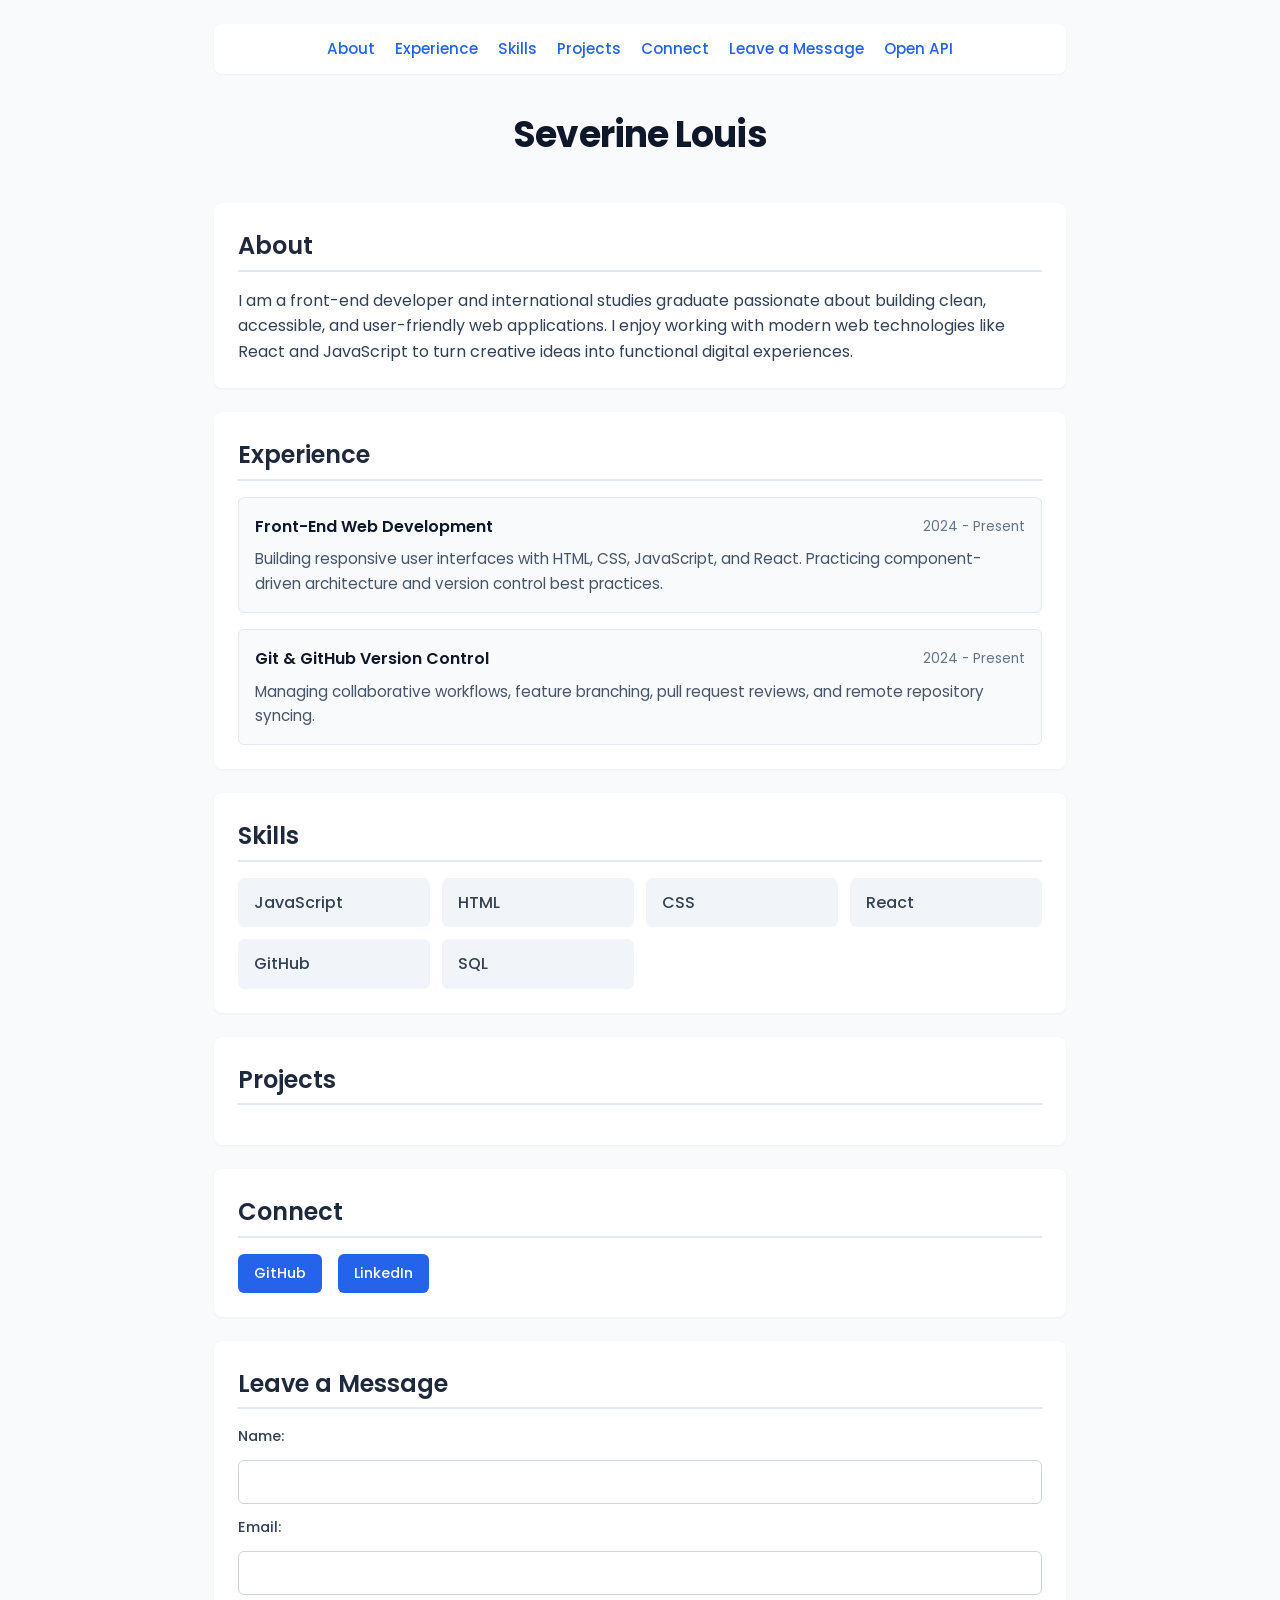
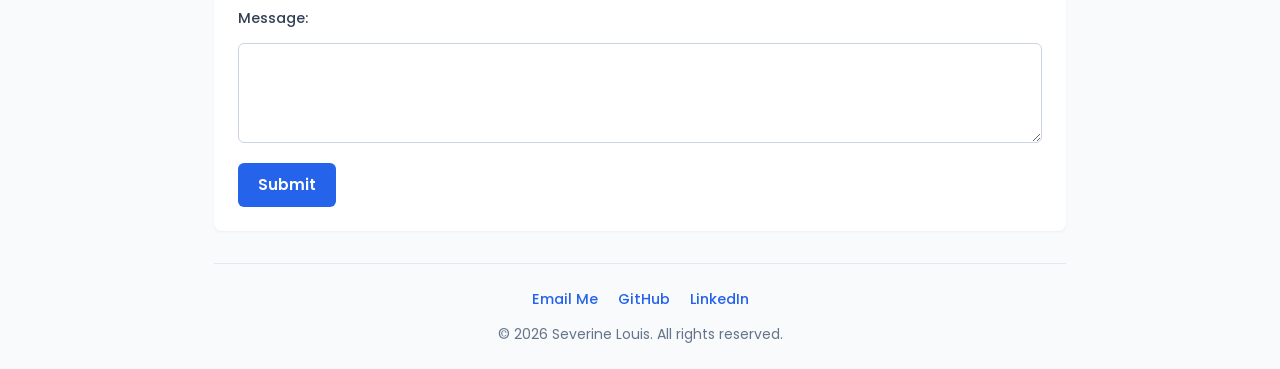
<file: index.html>
<!doctype html>
<html lang="en">
  <head>
    <meta charset="UTF-8" />
    <meta name="viewport" content="width=device-width, initial-scale=1.0" />
    <meta
      name="description"
      content="Personal portfolio showcasing about me, coding experience, and connection links."
    />
    <meta
      name="keywords"
      content="Portfolio, Front-End Developer, JavaScript, Web Development"
    />
    <title>Severine's Portfolio</title>

    <link rel="preconnect" href="https://fonts.googleapis.com" />
    <link rel="preconnect" href="https://fonts.gstatic.com" crossorigin />
    <link
      href="https://fonts.googleapis.com/css2?family=Poppins:ital,wght@0,300;0,400;0,500;0,600;0,700;1,400&display=swap"
      rel="stylesheet"
    />

    <link rel="stylesheet" href="css/index.css" />
  </head>
  <body>
    <header class="main-header">
      <nav class="navbar">
        <ul class="nav-links">
          <li><a href="#About">About</a></li>
          <li><a href="#Experience">Experience</a></li>
          <li><a href="#Skills">Skills</a></li>
          <li><a href="#Projects">Projects</a></li>
          <li><a href="#Connect">Connect</a></li>
          <li><a href="#Leave-a-Message">Leave a Message</a></li>
          <li><a href="openapi.html">Open API</a></li>
        </ul>
      </nav>
    </header>

    <div class="hero-header">
      <h1>Severine Louis</h1>
    </div>

    <section id="About">
      <h2>About</h2>
      <p class="main-text">
        I am a front-end developer and international studies graduate passionate
        about building clean, accessible, and user-friendly web applications. I
        enjoy working with modern web technologies like React and JavaScript to
        turn creative ideas into functional digital experiences.
      </p>
    </section>

    <section id="Experience">
      <h2>Experience</h2>
      <ul class="experience-list">
        <li class="experience-card">
          <div class="job-header">
            <span class="job-title">Front-End Web Development</span>
            <span class="job-dates">2024 - Present</span>
          </div>
          <p class="job-description">
            Building responsive user interfaces with HTML, CSS, JavaScript, and
            React. Practicing component-driven architecture and version control
            best practices.
          </p>
        </li>
        <li class="experience-card">
          <div class="job-header">
            <span class="job-title">Git & GitHub Version Control</span>
            <span class="job-dates">2024 - Present</span>
          </div>
          <p class="job-description">
            Managing collaborative workflows, feature branching, pull request
            reviews, and remote repository syncing.
          </p>
        </li>
      </ul>
    </section>

    <section id="Skills">
      <h2>Skills</h2>
      <ul></ul>
    </section>

    <section id="Projects">
      <h2>Projects</h2>
      <ul></ul>
    </section>

    <section id="Connect">
      <h2>Connect</h2>
      <ul class="connect-list">
        <li>
          <a href="https://github.com/Slouis07" target="_blank" rel="noopener noreferrer"
            >GitHub</a
          >
        </li>
        <li>
          <a
            href="https://linkedin.com"
            target="_blank"
            rel="noopener noreferrer"
            >LinkedIn</a
          >
        </li>
      </ul>
    </section>

    <section id="messages" style="display: none;">
      <h2>Messages</h2>
      <ul></ul>
    </section>

    <section id="Leave-a-Message">
      <h2>Leave a Message</h2>
      <form name="leave_message">
        <label for="usersName">Name:</label>
        <input type="text" id="usersName" name="usersName" required />

        <label for="usersEmail">Email:</label>
        <input type="email" id="usersEmail" name="usersEmail" required />

        <label for="usersMessage">Message:</label>
        <textarea id="usersMessage" name="usersMessage" required></textarea>

        <button type="submit">Submit</button>
      </form>
    </section>

    <footer>
      <ul class="footer-links">
        <li><a href="mailto:severinelouiscontact@gmail.com">Email Me</a></li>
        <li><a href="https://github.com/Slouis07" target="_blank" rel="noopener noreferrer">GitHub</a></li>
        <li><a href="http://www.linkedin.com/in/severine-louis-" target="_blank" rel="noopener noreferrer">LinkedIn</a></li>
      </ul>
    </footer>
    <script src="js/index.js"></script>
  </body>
</html>
</file>
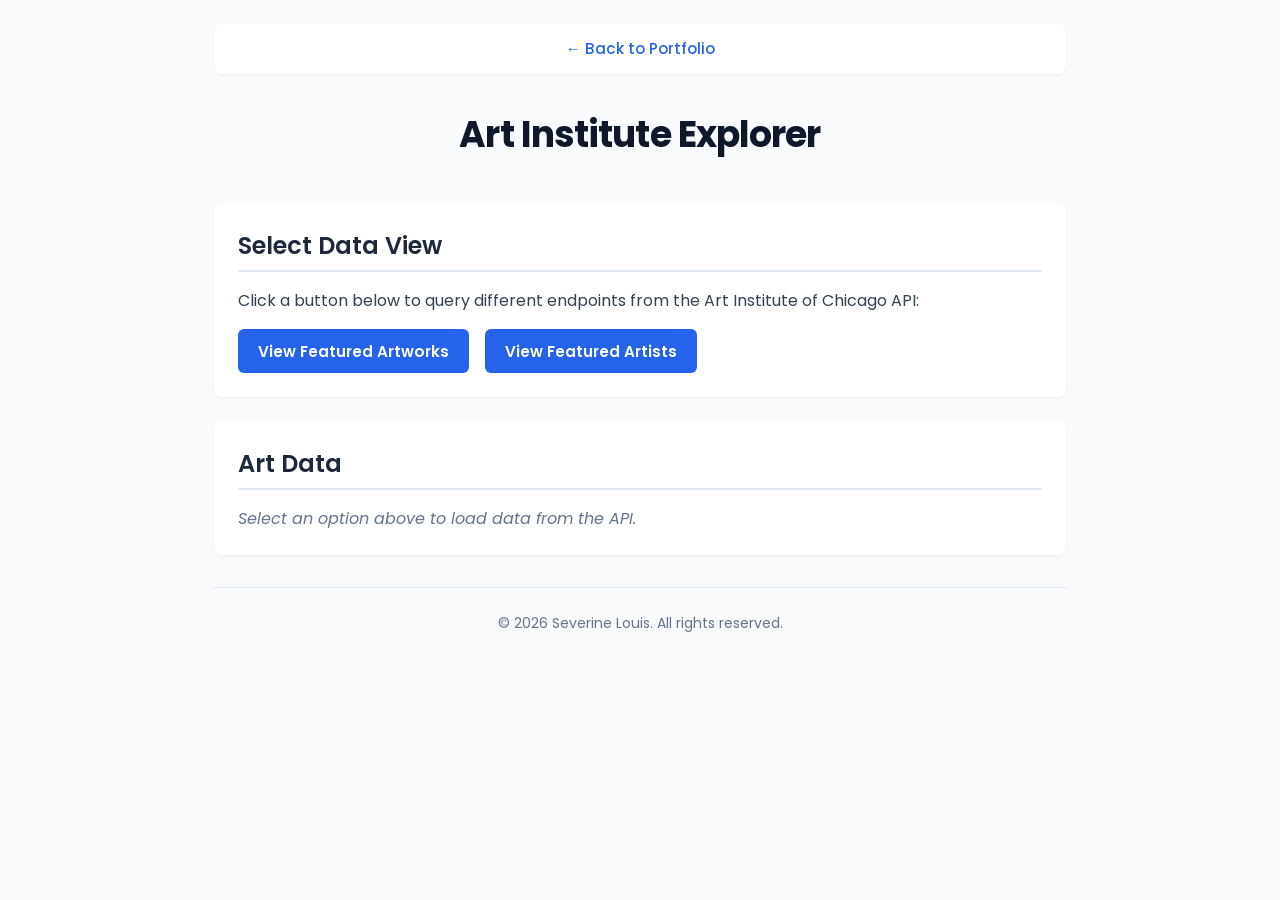
<file: openai.html>
<!doctype html>
<html lang="en">
  <head>
    <meta charset="UTF-8" />
    <meta name="viewport" content="width=device-width, initial-scale=1.0" />
    <meta
      name="description"
      content="Explore artwork and artist data from the Art Institute of Chicago API."
    />
    <title>Art Institute Explorer | Open API</title>

    <link rel="preconnect" href="https://fonts.googleapis.com" />
    <link rel="preconnect" href="https://fonts.gstatic.com" crossorigin />
    <link
      href="https://fonts.googleapis.com/css2?family=Poppins:ital,wght@0,300;0,400;0,500;0,600;0,700;1,400&display=swap"
      rel="stylesheet"
    />

    <link rel="stylesheet" href="css/index.css" />
  </head>
  <body>
    <header class="main-header">
      <nav class="navbar">
        <ul class="nav-links">
          <li><a href="index.html">← Back to Portfolio</a></li>
        </ul>
      </nav>
    </header>

    <div class="hero-header">
      <h1>Art Institute Explorer</h1>
    </div>

    <section id="api-navigation">
      <h2>Select Data View</h2>
      <p class="main-text">
        Click a button below to query different endpoints from the Art Institute
        of Chicago API:
      </p>
      <div class="api-btn-container">
        <button id="fetch-artworks-btn" type="button" class="api-btn">
          View Featured Artworks
        </button>
        <button id="fetch-agents-btn" type="button" class="api-btn">
          View Featured Artists
        </button>
      </div>
    </section>

    <section id="api-display">
      <h2 id="display-title">Art Data</h2>
      <div id="api-content">
        <p class="placeholder-text">
          Select an option above to load data from the API.
        </p>
      </div>
    </section>

    <footer></footer>
    <script src="js/openapi.js"></script>
  </body>
</html>
</file>
<file: css/index.css>
* {
  box-sizing: border-box;
  margin: 0;
  padding: 0;
}

body {
  font-family: "Poppins", sans-serif;
  color: #0f172a;
  background-color: #f8fafc;
  line-height: 1.6;
  padding: 1.5rem;
  max-width: 900px;
  margin: 0 auto;
}

h1 {
  font-size: 2.25rem;
  font-weight: 700;
  letter-spacing: -0.025em;
  margin-bottom: 0.5rem;
}

h2 {
  font-size: 1.5rem;
  font-weight: 600;
  margin-bottom: 1rem;
  color: #1e293b;
  border-bottom: 2px solid #e2e8f0;
  padding-bottom: 0.25rem;
}

p.main-text {
  font-size: 1rem;
  color: #334155;
  font-weight: 400;
}

.main-header {
  margin-bottom: 2rem;
}

.navbar {
  background-color: #ffffff;
  padding: 0.75rem 1.25rem;
  border-radius: 8px;
  box-shadow: 0 1px 3px rgba(0, 0, 0, 0.05);
}

.nav-links {
  list-style: none;
  display: flex;
  flex-wrap: wrap;
  gap: 1.25rem;
  justify-content: center;
}

.nav-links a {
  text-decoration: none;
  color: #2563eb;
  font-weight: 500;
  font-size: 0.95rem;
  transition: color 0.2s ease;
}

.nav-links a:hover {
  color: #1d4ed8;
  text-decoration: underline;
}

.hero-header {
  text-align: center;
  margin-bottom: 2.5rem;
}

section {
  background-color: #ffffff;
  padding: 1.5rem;
  margin-bottom: 1.5rem;
  border-radius: 8px;
  box-shadow: 0 1px 3px rgba(0, 0, 0, 0.05);
}

ul {
  list-style: none;
}

#Skills ul,
#Projects ul {
  display: grid;
  grid-template-columns: repeat(auto-fit, minmax(180px, 1fr));
  gap: 0.75rem;
}

#Skills li,
#Projects li {
  background-color: #f1f5f9;
  padding: 0.75rem 1rem;
  border-radius: 6px;
  font-weight: 500;
  color: #334155;
  display: flex;
  align-items: center;
}

/* project links (clickable) */
#Projects li a {
  color: #0f172a;
  text-decoration: none;
  font-weight: 600;
  width: 100%;
  transition: color 0.2s ease;
}

#Projects li a:hover {
  color: #2563eb;
}

.connect-list {
  display: flex;
  gap: 1rem;
}

.connect-list a {
  display: inline-block;
  padding: 0.5rem 1rem;
  background-color: #2563eb;
  color: #ffffff;
  text-decoration: none;
  border-radius: 6px;
  font-weight: 500;
  font-size: 0.9rem;
  transition: background-color 0.2s ease;
}

.connect-list a:hover {
  background-color: #1d4ed8;
}

.experience-list {
  display: flex;
  flex-direction: column;
  gap: 1rem;
}

.experience-card {
  background-color: #f8fafc;
  border: 1px solid #e2e8f0;
  border-radius: 6px;
  padding: 1rem;
}

.job-header {
  display: flex;
  justify-content: space-between;
  align-items: center;
  margin-bottom: 0.5rem;
}

.job-title {
  font-weight: 600;
  color: #0f172a;
}

.job-dates {
  font-size: 0.85rem;
  color: #64748b;
}

.job-description {
  font-size: 0.95rem;
  color: #475569;
}

#messages ul {
  display: flex;
  flex-direction: column;
  gap: 0.75rem;
}

#messages li {
  background-color: #f8fafc;
  border: 1px solid #e2e8f0;
  padding: 0.75rem 1rem;
  border-radius: 6px;
  display: flex;
  justify-content: space-between;
  align-items: center;
  gap: 1rem;
  overflow-wrap: anywhere;
}

#messages li a {
  color: #2563eb;
  font-weight: 600;
  text-decoration: none;
}

.message-buttons {
  display: flex;
  gap: 0.5rem;
  flex-shrink: 0;
}

#messages li .btn-edit {
  min-height: 38px;
  padding: 0.4rem 0.8rem;
  font-family: inherit;
  font-size: 0.85rem;
  font-weight: 600;
  color: #2563eb;
  background-color: #eff6ff;
  border: 1px solid #bfdbfe;
  border-radius: 6px;
  cursor: pointer;
  transition: all 0.2s ease;
}

#messages li .btn-edit:hover {
  background-color: #2563eb;
  color: #ffffff;
}

#messages li .btn-remove {
  min-height: 38px;
  padding: 0.4rem 0.8rem;
  font-family: inherit;
  font-size: 0.85rem;
  font-weight: 600;
  color: #991b1b;
  background-color: #f4f0f0;
  border: 1px solid #991b1b;
  border-radius: 6px;
  cursor: pointer;
  transition: all 0.2s ease;
}

#messages li .btn-remove:hover {
  background-color: #dc2626;
  color: #ffffff;
}

#Leave-a-Message form {
  display: flex;
  flex-direction: column;
  gap: 0.75rem;
}

#Leave-a-Message label {
  font-size: 0.9rem;
  font-weight: 500;
  color: #334155;
}

#Leave-a-Message input[type="text"],
#Leave-a-Message input[type="email"],
#Leave-a-Message textarea {
  width: 100%;
  padding: 0.6rem 0.8rem;
  font-family: inherit;
  font-size: 0.95rem;
  border: 1px solid #cbd5e1;
  border-radius: 6px;
  background-color: #ffffff;
  color: #0f172a;
}

#Leave-a-Message input:focus,
#Leave-a-Message textarea:focus {
  outline: 2px solid #2563eb;
  border-color: transparent;
}

#Leave-a-Message textarea {
  resize: vertical;
  min-height: 100px;
}

#Leave-a-Message button[type="submit"] {
  align-self: flex-start;
  min-height: 44px;
  padding: 0.6rem 1.25rem;
  font-family: inherit;
  font-size: 0.95rem;
  font-weight: 600;
  color: #ffffff;
  background-color: #2563eb;
  border: none;
  border-radius: 6px;
  cursor: pointer;
  margin-top: 0.5rem;
  transition: background-color 0.2s ease;
}

#Leave-a-Message button[type="submit"]:hover {
  background-color: #1d4ed8;
}


footer {
  text-align: center;
  margin-top: 2rem;
  padding-top: 1.5rem;
  border-top: 1px solid #e2e8f0;
  display: flex;
  flex-direction: column;
  align-items: center;
  gap: 0.75rem;
  font-size: 0.875rem;
  color: #64748b;
}

.footer-links {
  list-style: none;
  display: flex;
  gap: 1.25rem;
  justify-content: center;
}

.footer-links a {
  color: #2563eb;
  text-decoration: none;
  font-weight: 500;
  font-size: 0.9rem;
}

.footer-links a:hover {
  text-decoration: underline;
}


/* Open API Page Specific Styles */
.api-btn-container {
  display: flex;
  gap: 1rem;
  margin-top: 1rem;
  flex-wrap: wrap;
}

.api-btn {
  min-height: 44px;
  padding: 0.6rem 1.25rem;
  font-family: inherit;
  font-size: 0.95rem;
  font-weight: 600;
  color: #ffffff;
  background-color: #2563eb;
  border: none;
  border-radius: 6px;
  cursor: pointer;
  transition: background-color 0.2s ease;
}

.api-btn:hover {
  background-color: #1d4ed8;
}

.api-data-list {
  display: grid;
  grid-template-columns: repeat(auto-fit, minmax(240px, 1fr));
  gap: 1.25rem;
  margin-top: 1rem;
}

.api-card {
  background-color: #f8fafc;
  border: 1px solid #e2e8f0;
  border-radius: 8px;
  padding: 1rem;
  display: flex;
  flex-direction: column;
}

.placeholder-text,
.error-text {
  color: #64748b;
  font-style: italic;
  margin-top: 0.5rem;
}

.error-text {
  color: #dc2626;
  font-style: normal;
  font-weight: 500;
}



@media (max-width: 600px) {
  body {
    padding: 1rem;
  }

  .nav-links {
    flex-direction: column;
    align-items: center;
    gap: 0.75rem;
  }

  .job-header {
    flex-direction: column;
    align-items: flex-start;
  }

  #messages li {
    flex-direction: column;
    align-items: flex-start;
  }

  .message-buttons {
    width: 100%;
  }

  #messages li button {
    flex: 1;
  }
}
</file>
